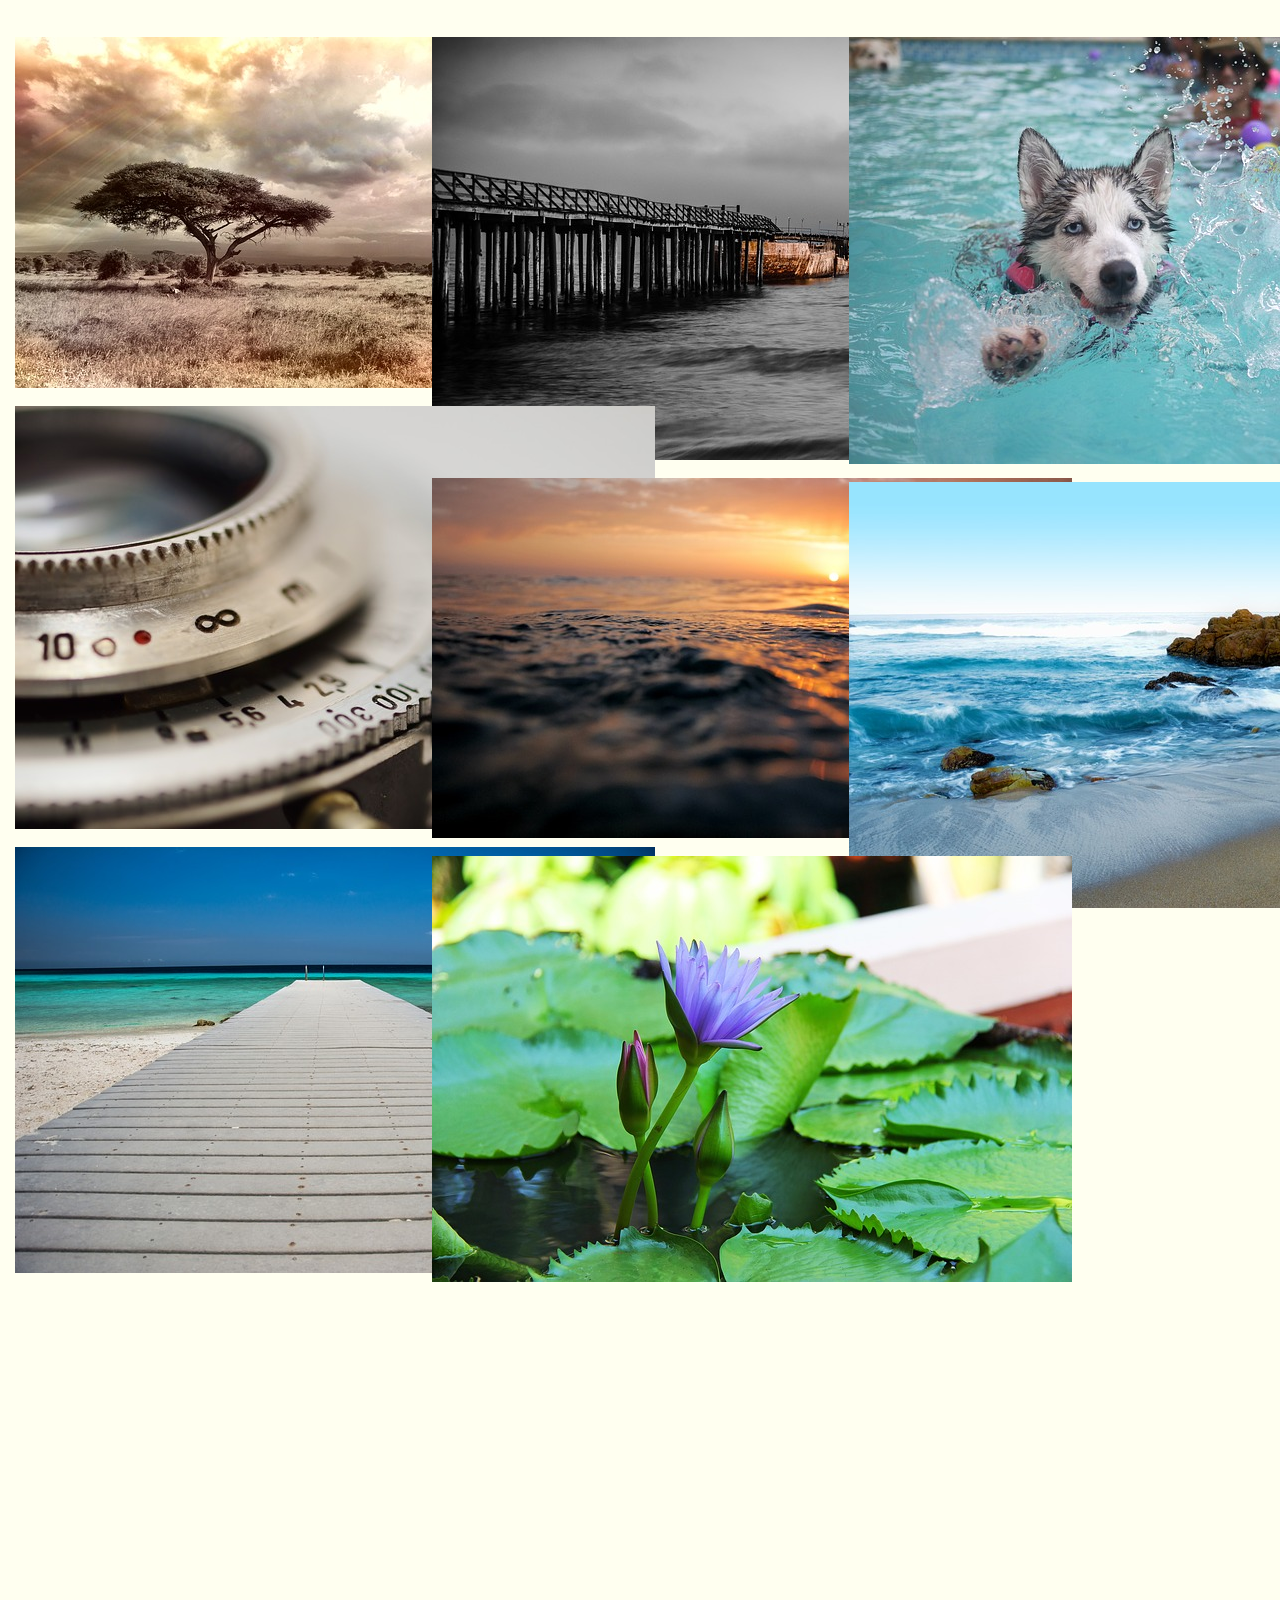
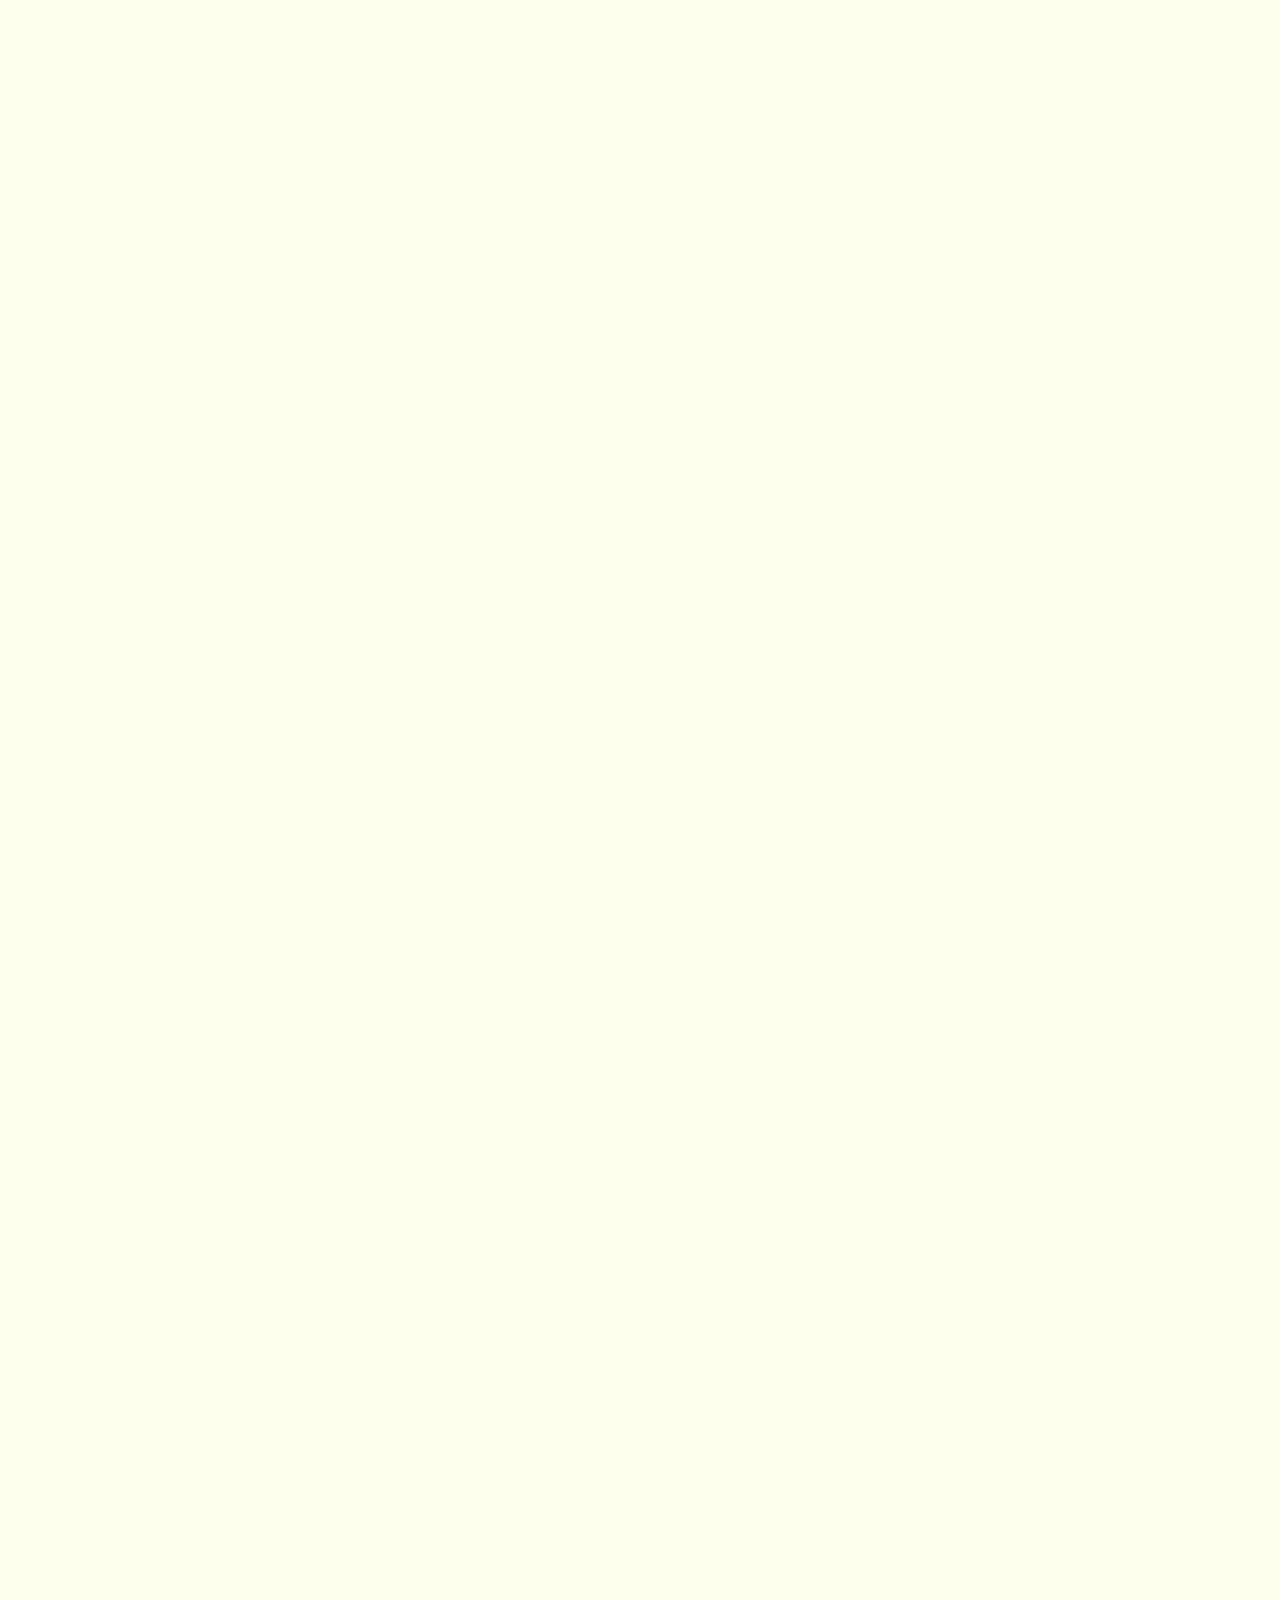
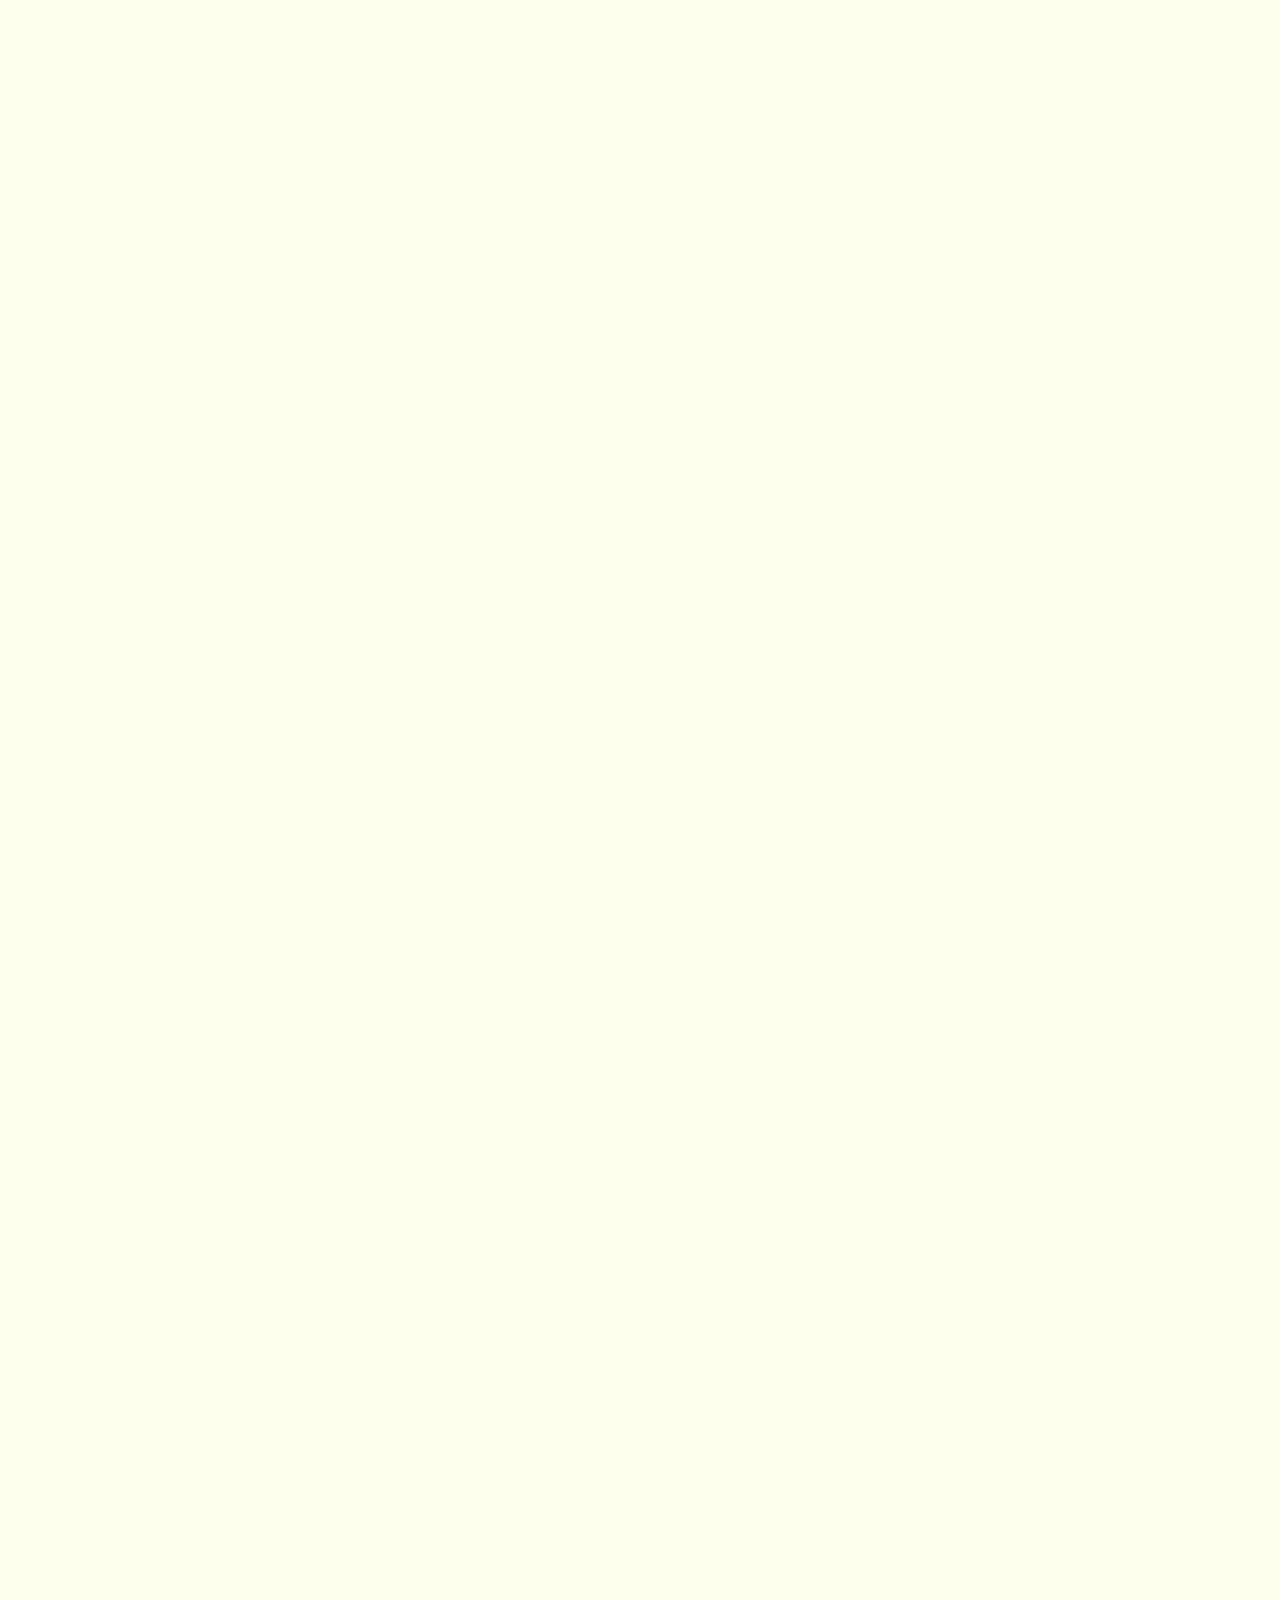
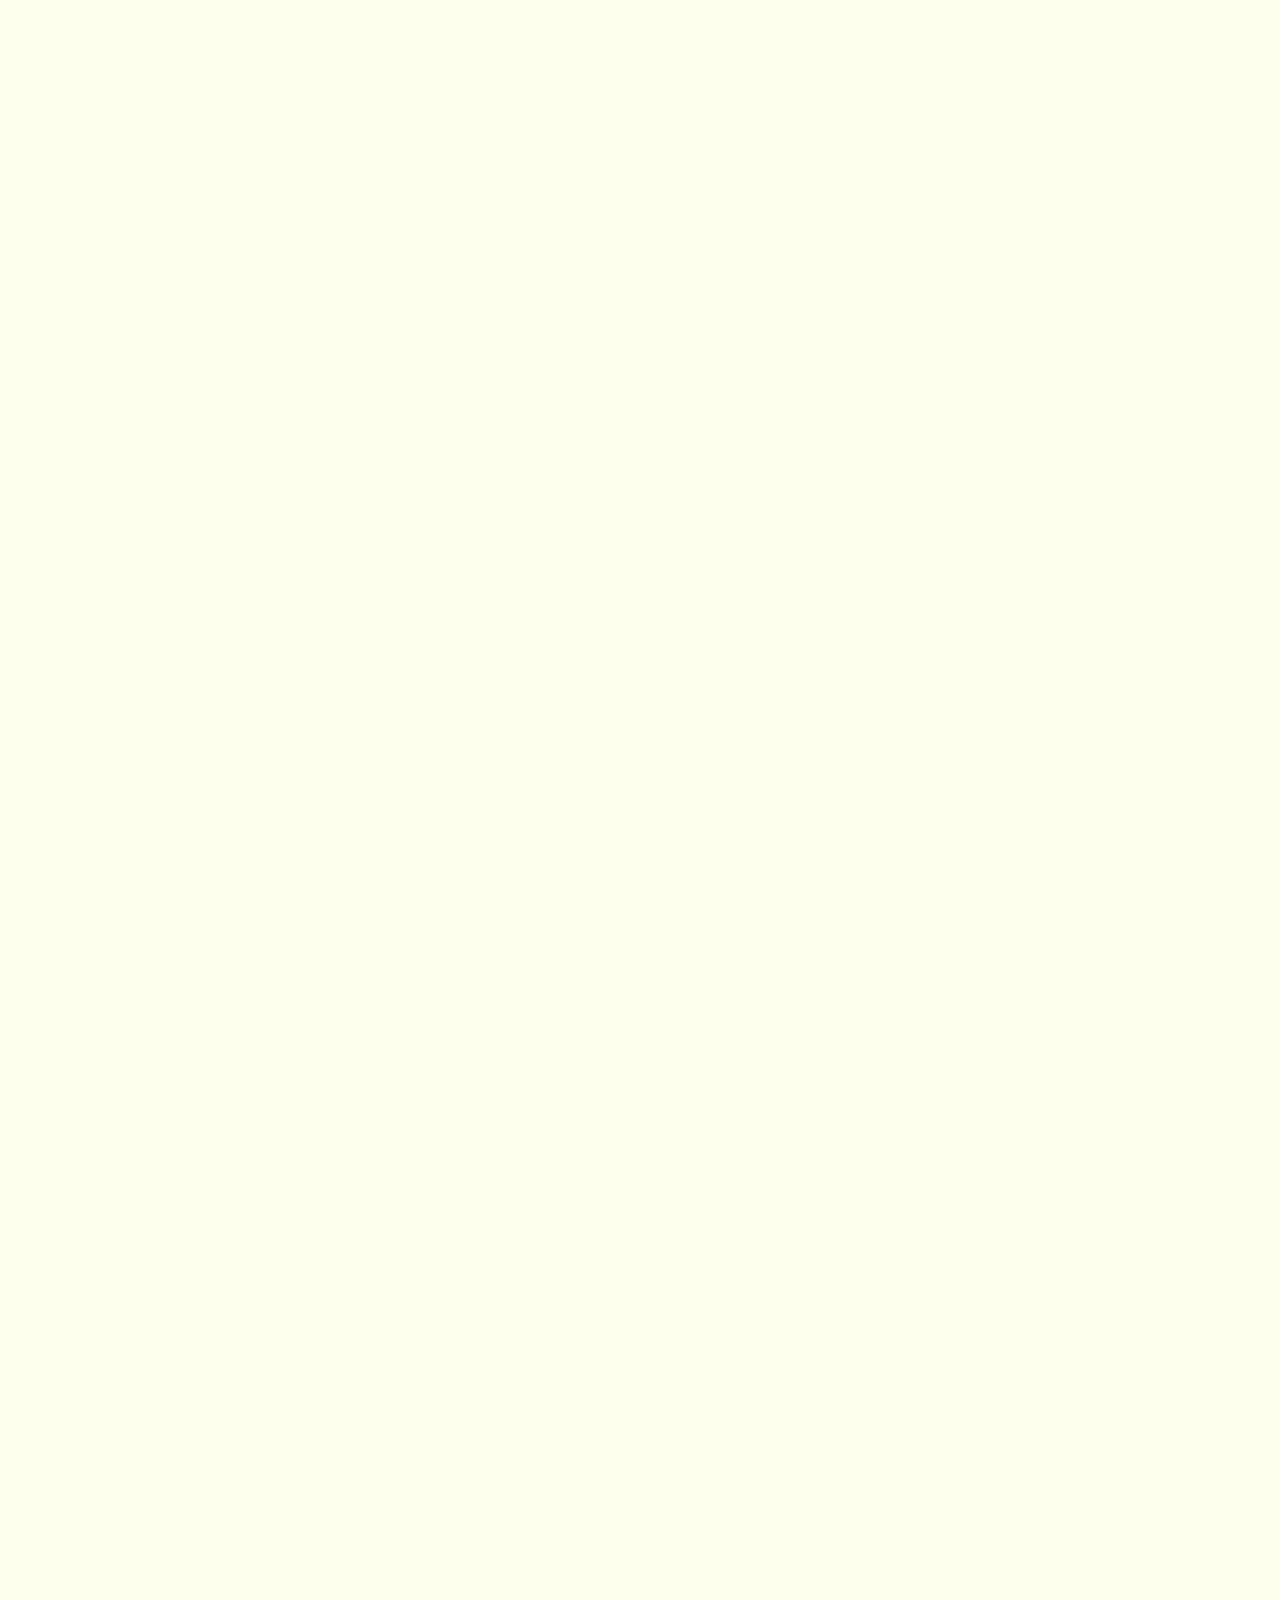
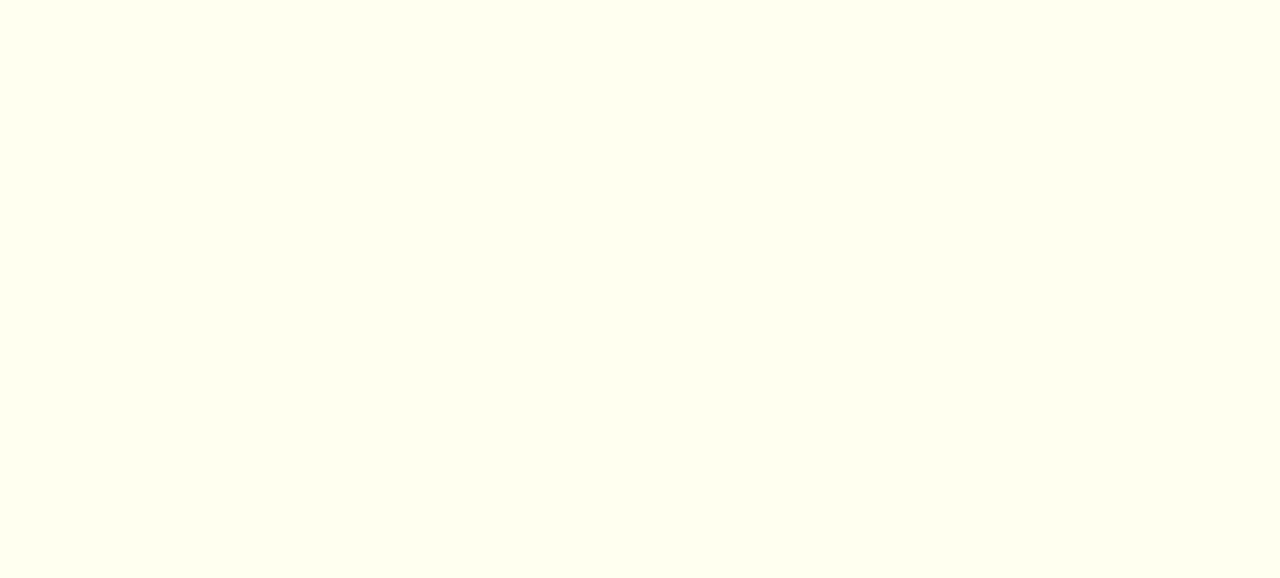
<file: index.html>
<!DOCTYPE html>
<html lang="en">
<head>
    <meta charset="UTF-8">
    <title>Галерея изображений</title>
    <link rel="stylesheet" type="text/css" href="css/default.css" />
    <link rel="stylesheet" type="text/css" href="css/component.css" />
    <script src="js/components/modernizr.custom.js"></script>
</head>
<body>
<ul class="grid effect" id="grid">
    <li><img src="img/1.jpg" alt=""/></li>
    <li><img src="img/2.jpg" alt=""/></li>
    <li><img src="img/3.jpg" alt=""/></li>
    <li><img src="img/4.jpg" alt=""/></li>
    <li><img src="img/5.jpg" alt=""/></li>
    <li><img src="img/6.jpg" alt=""/></li>
    <li><img src="img/7.jpg" alt=""/></li>
    <li><img src="img/8.jpg" alt=""/></li>
    <li><img src="img/9.jpg" alt=""/></li>
    <li><img src="img/10.jpg" alt=""/></li>
    <li><img src="img/11.jpg" alt=""/></li>
    <li><img src="img/12.jpg" alt=""/></li>
    <li><img src="img/13.jpg" alt=""/></li>
    <li><img src="img/14.jpg" alt=""/></li>
    <li><img src="img/15.jpg" alt=""/></li>
    <li><img src="img/1.jpg" alt=""/></li>
    <li><img src="img/2.jpg" alt=""/></li>
    <li><img src="img/3.jpg" alt=""/></li>
    <li><img src="img/4.jpg" alt=""/></li>
    <li><img src="img/5.jpg" alt=""/></li>
    <li><img src="img/6.jpg" alt=""/></li>
    <li><img src="img/7.jpg" alt=""/></li>
    <li><img src="img/8.jpg" alt=""/></li>
    <li><img src="img/9.jpg" alt=""/></li>
    <li><img src="img/10.jpg" alt=""/></li>
    <li><img src="img/11.jpg" alt=""/></li>
    <li><img src="img/12.jpg" alt=""/></li>
    <li><img src="img/13.jpg" alt=""/></li>
    <li><img src="img/14.jpg" alt=""/></li>
    <li><img src="img/15.jpg" alt=""/></li>
    <li><img src="img/1.jpg" alt=""/></li>
    <li><img src="img/2.jpg" alt=""/></li>
    <li><img src="img/3.jpg" alt=""/></li>
    <li><img src="img/4.jpg" alt=""/></li>
    <li><img src="img/5.jpg" alt=""/></li>
    <li><img src="img/6.jpg" alt=""/></li>
    <li><img src="img/7.jpg" alt=""/></li>
    <li><img src="img/8.jpg" alt=""/></li>
    <li><img src="img/9.jpg" alt=""/></li>
    <li><img src="img/10.jpg" alt=""/></li>
    <li><img src="img/11.jpg" alt=""/></li>
    <li><img src="img/12.jpg" alt=""/></li>
    <li><img src="img/13.jpg" alt=""/></li>
    <li><img src="img/14.jpg" alt=""/></li>
    <li><img src="img/15.jpg" alt=""/></li>
</ul>
<script src="js/components/classie.js"></script>
<script src="js/components/AnimOnScroll.js"></script>
<script src="js/components/imagesloaded.pkgd.min.js"></script>
<script src="js/components/masonry.pkgd.min.js"></script>
<script src="js/index.js"></script>
</body>
</html>
</file>
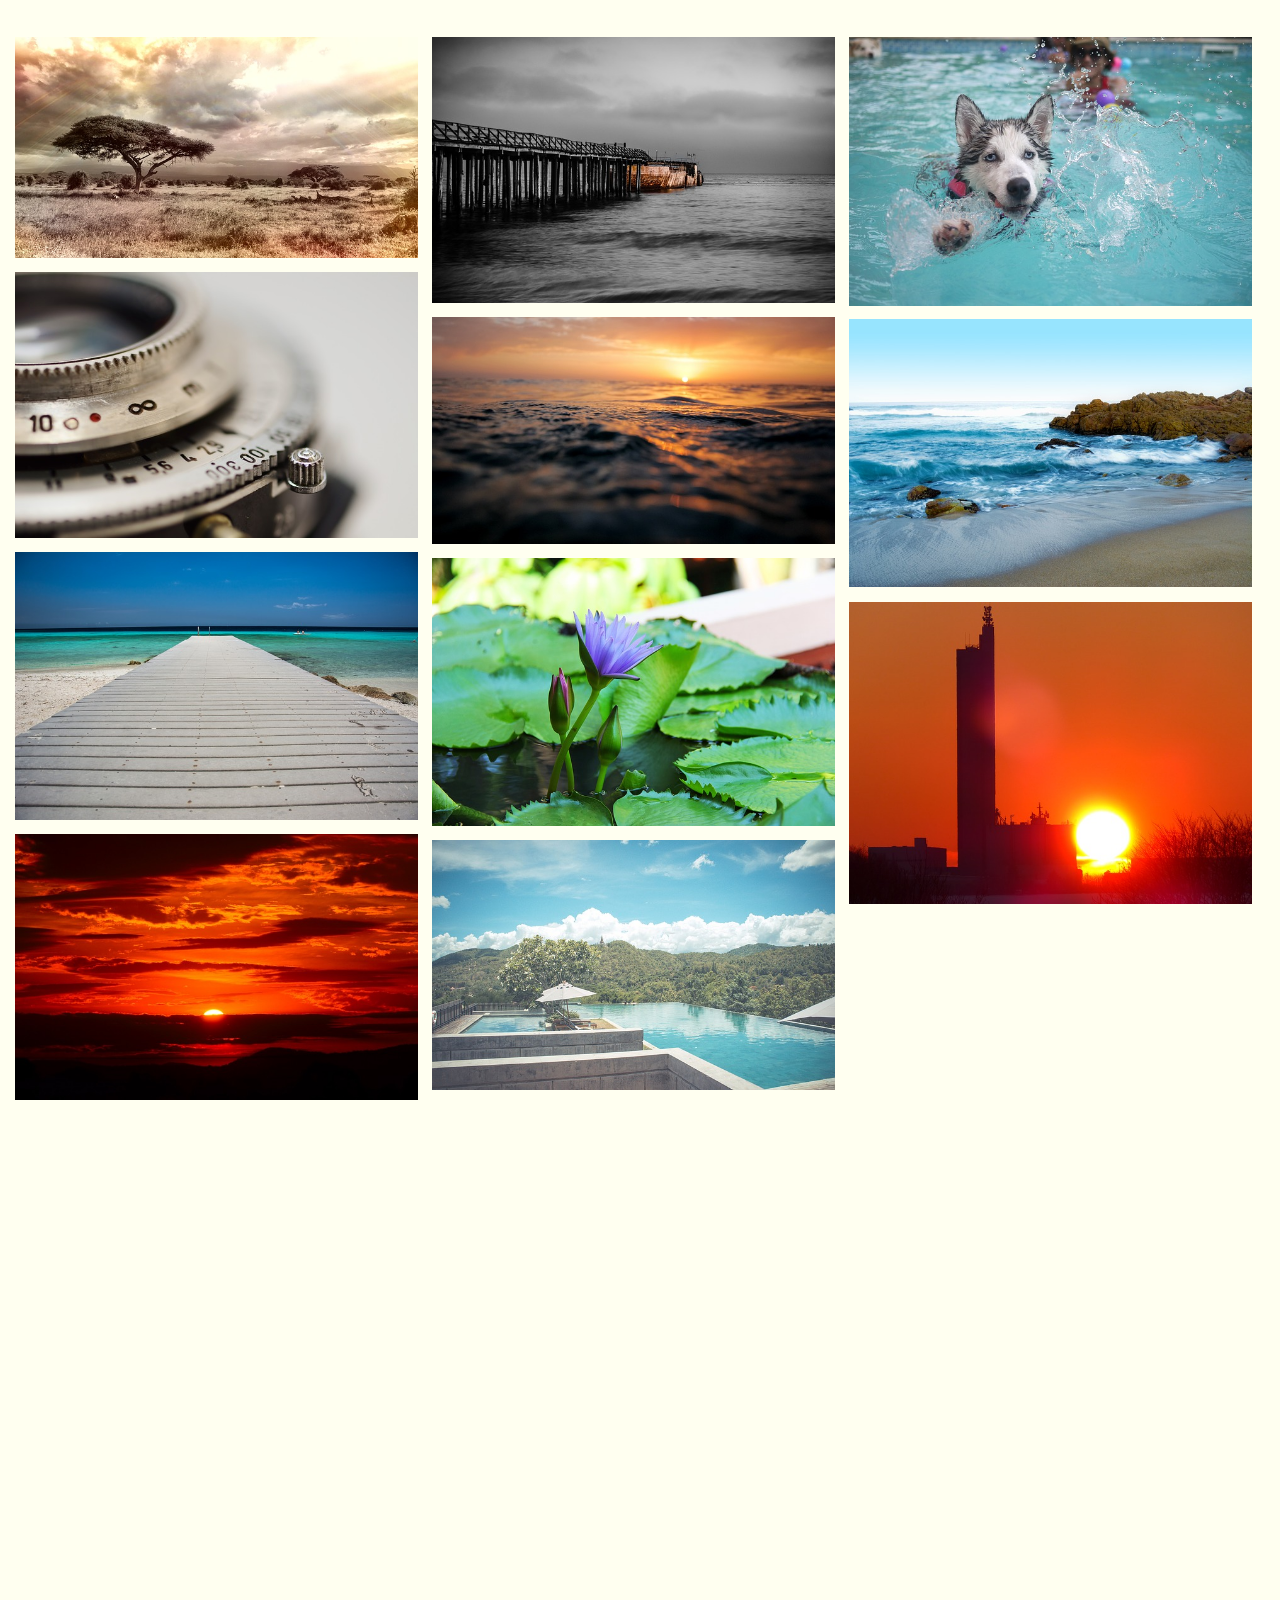
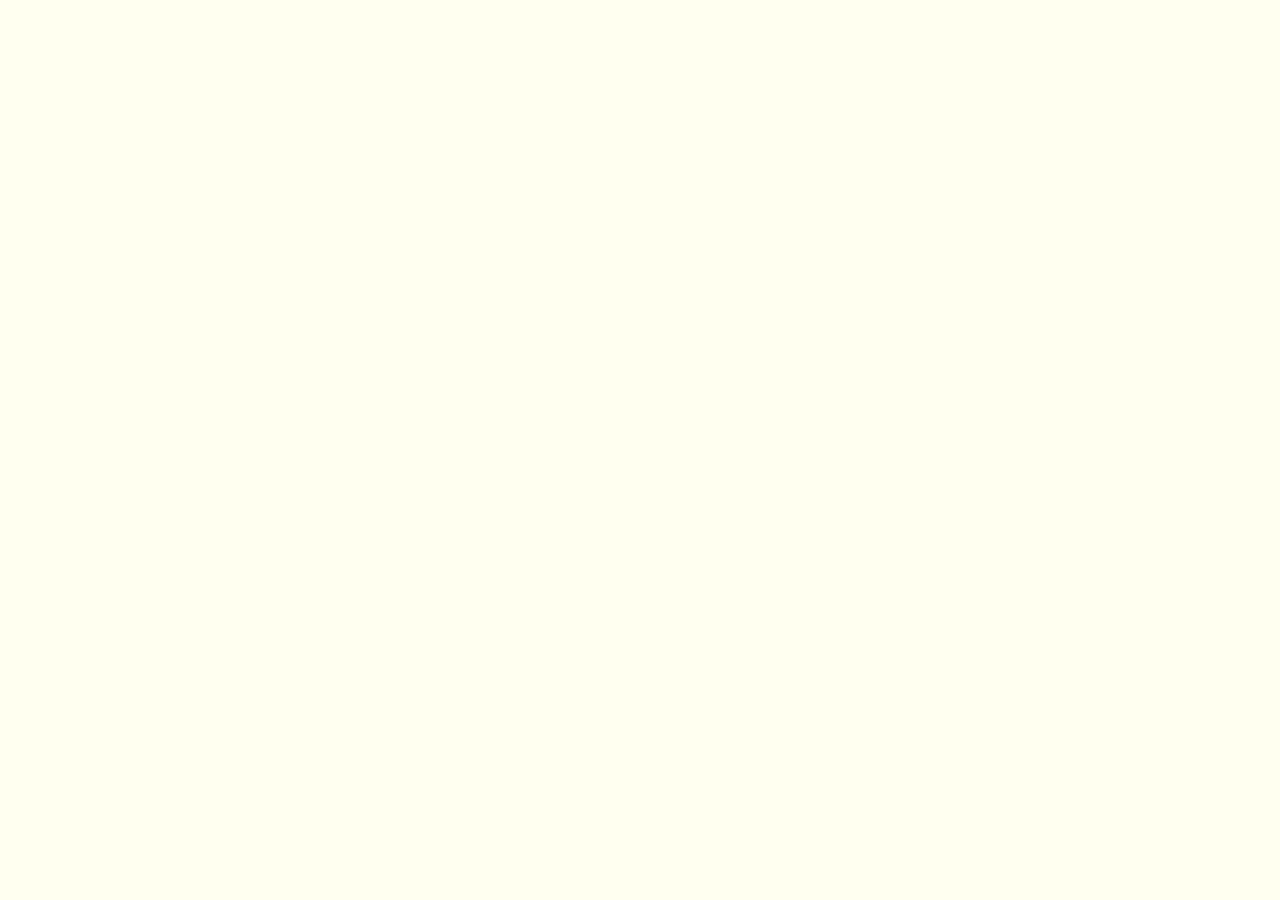
<file: index_over.html>
<!DOCTYPE html>
<html lang="en">
<head>
    <meta charset="UTF-8">
    <title>Галерея изображений</title>
    <link rel="stylesheet" type="text/css" href="css/default.css" />
    <link rel="stylesheet" type="text/css" href="css/component.css" />
    <script src="js/components/modernizr.custom.js"></script>
</head>
<body>
<ul class="grid effect cs-style-3" id="grid">
    <li>
        <figure>
            <img src="img/1.jpg" alt="img01">
            <figcaption>
                <h4>Random</h4>
                <span>Vintizer</span>
                <a href="#">Take a look</a>
            </figcaption>
        </figure>
    </li>
    <li>
        <figure>
            <img src="img/2.jpg" alt="img01">
            <figcaption>
                <h4>Random</h4>
                <span>Vintizer</span>
                <a href="#">Take a look</a>
            </figcaption>
        </figure>
    </li>
    <li>
        <figure>
            <img src="img/3.jpg" alt="img01">
            <figcaption>
                <h4>Random</h4>
                <span>Vintizer</span>
                <a href="#">Take a look</a>
            </figcaption>
        </figure>
    </li>
    <li>
        <figure>
            <img src="img/4.jpg" alt="img01">
            <figcaption>
                <h4>Random</h4>
                <span>Vintizer</span>
                <a href="#">Take a look</a>
            </figcaption>
        </figure>
    </li>
    <li>
        <figure>
            <img src="img/5.jpg" alt="img01">
            <figcaption>
                <h4>Random</h4>
                <span>Vintizer</span>
                <a href="#">Take a look</a>
            </figcaption>
        </figure>
    </li><li>
    <figure>
        <img src="img/6.jpg" alt="img01">
        <figcaption>
            <h4>Random</h4>
            <span>Vintizer</span>
            <a href="#">Take a look</a>
        </figcaption>
    </figure>
</li>
    <li>
        <figure>
            <img src="img/7.jpg" alt="img01">
            <figcaption>
                <h4>Random</h4>
                <span>Vintizer</span>
                <a href="#">Take a look</a>
            </figcaption>
        </figure>
    </li>
    <li>
        <figure>
            <img src="img/8.jpg" alt="img01">
            <figcaption>
                <h4>Random</h4>
                <span>Vintizer</span>
                <a href="#">Take a look</a>
            </figcaption>
        </figure>
    </li>
    <li>
        <figure>
            <img src="img/9.jpg" alt="img01">
            <figcaption>
                <h4>Random</h4>
                <span>Vintizer</span>
                <a href="#">Take a look</a>
            </figcaption>
        </figure>
    </li>
    <li>
        <figure>
            <img src="img/10.jpg" alt="img01">
            <figcaption>
                <h4>Random</h4>
                <span>Vintizer</span>
                <a href="#">Take a look</a>
            </figcaption>
        </figure>
    </li><li>
    <figure>
        <img src="img/11.jpg" alt="img01">
        <figcaption>
            <h4>Random</h4>
            <span>Vintizer</span>
            <a href="#">Take a look</a>
        </figcaption>
    </figure>
</li>
    <li>
        <figure>
            <img src="img/12.jpg" alt="img01">
            <figcaption>
                <h4>Random</h4>
                <span>Vintizer</span>
                <a href="#">Take a look</a>
            </figcaption>
        </figure>
    </li>
    <li>
        <figure>
            <img src="img/13.jpg" alt="img01">
            <figcaption>
                <h4>Random</h4>
                <span>Vintizer</span>
                <a href="#">Take a look</a>
            </figcaption>
        </figure>
    </li>
    <li>
        <figure>
            <img src="img/14.jpg" alt="img01">
            <figcaption>
                <h4>Random</h4>
                <span>Vintizer</span>
                <a href="#">Take a look</a>
            </figcaption>
        </figure>
    </li>
    <li>
        <figure>
            <img src="img/15.jpg" alt="img01">
            <figcaption>
                <h4>Random</h4>
                <span>Vintizer</span>
                <a href="#">Take a look</a>
            </figcaption>
        </figure>
    </li><li>
    <figure>
        <img src="img/1.jpg" alt="img01">
        <figcaption>
            <h4>Random</h4>
            <span>Vintizer</span>
            <a href="#">Take a look</a>
        </figcaption>
    </figure>
</li>
    <li>
        <figure>
            <img src="img/2.jpg" alt="img01">
            <figcaption>
                <h4>Random</h4>
                <span>Vintizer</span>
                <a href="#">Take a look</a>
            </figcaption>
        </figure>
    </li>
    <li>
        <figure>
            <img src="img/3.jpg" alt="img01">
            <figcaption>
                <h4>Random</h4>
                <span>Vintizer</span>
                <a href="#">Take a look</a>
            </figcaption>
        </figure>
    </li>
    <li>
        <figure>
            <img src="img/4.jpg" alt="img01">
            <figcaption>
                <h4>Random</h4>
                <span>Vintizer</span>
                <a href="#">Take a look</a>
            </figcaption>
        </figure>
    </li>
    <li>
        <figure>
            <img src="img/5.jpg" alt="img01">
            <figcaption>
                <h4>Random</h4>
                <span>Vintizer</span>
                <a href="#">Take a look</a>
            </figcaption>
        </figure>
    </li><li>
    <figure>
        <img src="img/6.jpg" alt="img01">
        <figcaption>
            <h4>Random</h4>
            <span>Vintizer</span>
            <a href="#">Take a look</a>
        </figcaption>
    </figure>
</li>
    <li>
        <figure>
            <img src="img/7.jpg" alt="img01">
            <figcaption>
                <h4>Random</h4>
                <span>Vintizer</span>
                <a href="#">Take a look</a>
            </figcaption>
        </figure>
    </li>
    <li>
        <figure>
            <img src="img/8.jpg" alt="img01">
            <figcaption>
                <h4>Random</h4>
                <span>Vintizer</span>
                <a href="#">Take a look</a>
            </figcaption>
        </figure>
    </li>
    <li>
        <figure>
            <img src="img/9.jpg" alt="img01">
            <figcaption>
                <h4>Random</h4>
                <span>Vintizer</span>
                <a href="#">Take a look</a>
            </figcaption>
        </figure>
    </li>
    <li>
        <figure>
            <img src="img/10.jpg" alt="img01">
            <figcaption>
                <h4>Random</h4>
                <span>Vintizer</span>
                <a href="#">Take a look</a>
            </figcaption>
        </figure>
    </li>
</ul>
<script src="js/components/classie.js"></script>
<script src="js/components/AnimOnScroll.js"></script>
<script src="js/components/imagesloaded.pkgd.min.js"></script>
<script src="js/components/masonry.pkgd.min.js"></script>
<script src="js/index.js"></script>
</body>
</html>
</file>
<file: css/default.css>
*, *:after, *:before { -webkit-box-sizing: border-box;
	-moz-box-sizing: border-box; box-sizing: border-box;}


body {
	background: ivory;
}
</file>
<file: css/component.css>
.grid {
	max-width: 100em;
	list-style: none;
	margin: 30px auto;
	padding: 0;
	text-align: center;
}

.grid li {
	display: inline-block;
	float: left;
	padding: 7px;
	width: 33%;
	opacity: 0;
	position: relative;
}

.grid li.shown,
.no-js .grid li,
.no-cssanimations .grid li {
	opacity: 1;
}


.grid.effect {
	-webkit-perspective: 1300px;
	perspective: 1300px;
}

.grid.effect li.animate {
	-webkit-transform-style: preserve-3d;
	transform-style: preserve-3d;
	-webkit-transform: translateZ(400px) translateY(300px) rotateX(-90deg);
	transform: translateZ(400px) translateY(300px) rotateX(-90deg);
	-webkit-animation: fallPerspective .8s ease-in-out forwards;
	animation: fallPerspective .8s ease-in-out forwards;
}

@-webkit-keyframes fallPerspective {
	0% { }
	100% { -webkit-transform: translateZ(0px) translateY(0px) rotateX(0deg); opacity: 1; }
}

@keyframes fallPerspective {
	0% { }
	100% { -webkit-transform: translateZ(0px) translateY(0px) rotateX(0deg); transform: translateZ(0px) translateY(0px) rotateX(0deg); opacity: 1; }
}

.grid figure {
	margin: 0;
	position: relative;
}
.grid figure img {
	max-width: 100%;
	display: block;
	position: relative;
}
.grid figcaption {
	position: absolute;
	bottom: 0;
	left: 0;
	padding: 2px;
	background: #2c3f52;
	color: #ed4e6e;
	width: 100%;
}
.grid figcaption h4 {
	margin: 0;
	padding: 5px;
	color: #fff;
}

.grid figcaption span:before {
	content: 'by ';
}

.grid figcaption a {
	text-align: center;
	padding: 3px 5px;
	border-radius: 2px;
	display: inline-block;
	background: #ed4e6e;
	color: #fff;
}
@media screen and (max-width: 31.5em) {
	.grid {
		padding: 10px 10px 100px 10px;
	}
	.grid li {
		width: 100%;
		min-width: 300px;
	}
}
.cs-style-3 figure {
	overflow: hidden;
}
.cs-style-3 figure img {
	transition: transform 0.4s;
}

.no-touch .cs-style-3 figure:hover img,
.cs-style-3 figure.cs-hover img {
	transform: translateY(-50px);
}
.cs-style-3 figcaption {
	height: 30%;
	max-height: 50px;
	width: 100%;
	top: auto;
	bottom: 0;
	opacity: 0;
	transform: translateY(100%);
	transition: transform 0.4s, opacity 0.1s 0.3s;
}
.cs-style-3 figure:hover figcaption,
.cs-style-3 figure.cs-hover figcaption {
	opacity: 1;
	transform: translateY(0px);
	transition: transform 0.4s, opacity 0.1s;
}
.cs-style-3 figcaption a {
	position: absolute;
	bottom: 15px;
	right: 10px;
}
</file>
